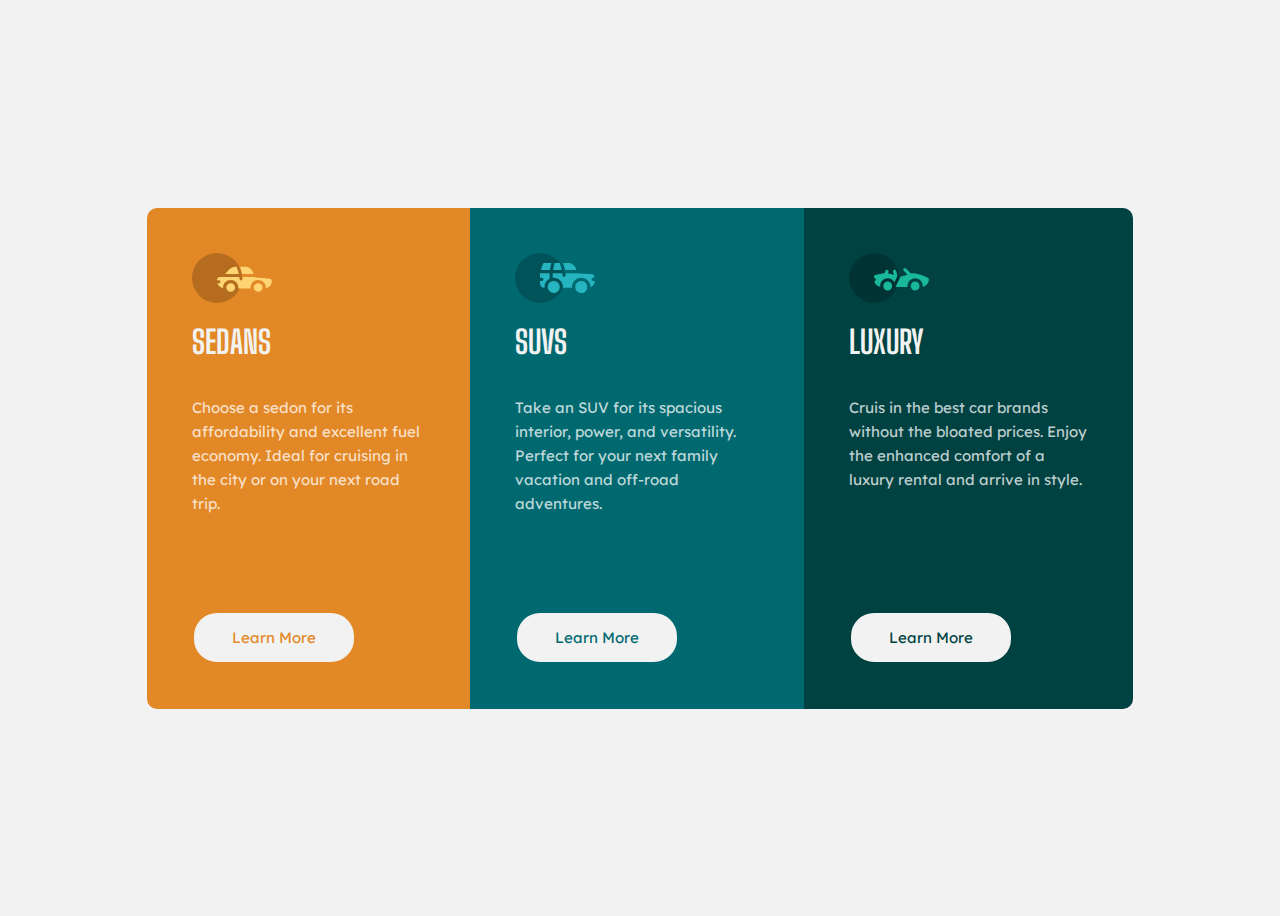
<file: index.html>
<!DOCTYPE html>
<html lang="en">
<head>
  <meta charset="UTF-8">
  <meta name="viewport" content="width=device-width, initial-scale=1.0"> <!-- displays site properly based on user's device -->

  <link rel="icon" type="image/png" sizes="32x32" href="./images/favicon-32x32.png">
  <link rel='stylesheet' type='text/css' media='screen' href="style.css" rel="css-t">
  <link rel="preconnect" href="https://fonts.googleapis.com">
  <link rel="preconnect" href="https://fonts.gstatic.com" crossorigin>
  <link href="https://fonts.googleapis.com/css2?family=Big+Shoulders+Display:wght@700&family=Lexend+Deca&display=swap" rel="stylesheet"> 
  <title>Frontend Mentor | 3-column preview card component</title>

</head>
<body>
  <main>
    <div class="container">
            <div class="plan-1">
                <img src="images/icon-sedans.svg" alt="">
                <h1>Sedans</h1>
                <p>Choose a sedon for its affordability and excellent fuel economy. Ideal for cruising in the city or on your next road trip.</p>
                <a href="#">Learn More</a>
            </div>
            <div class="plan-2">
                <img src="images/icon-suvs.svg" alt="">
                <h1>Suvs</h1>
                <p>Take an SUV for its spacious interior, power, and versatility. Perfect for your next family vacation and off-road adventures.</p>
                <a href="#">Learn More</a>
            </div>
            <div class="plan-3">
                <img src="images/icon-luxury.svg" alt="">              
                <h1>Luxury</h1>
                <p>Cruis in the best car brands without the bloated prices. Enjoy the enhanced comfort of a luxury rental and arrive in style.</p>
                <a href="#">Learn More</a>
            </div>
    </div>
</main>
</body>
</html>
</file>
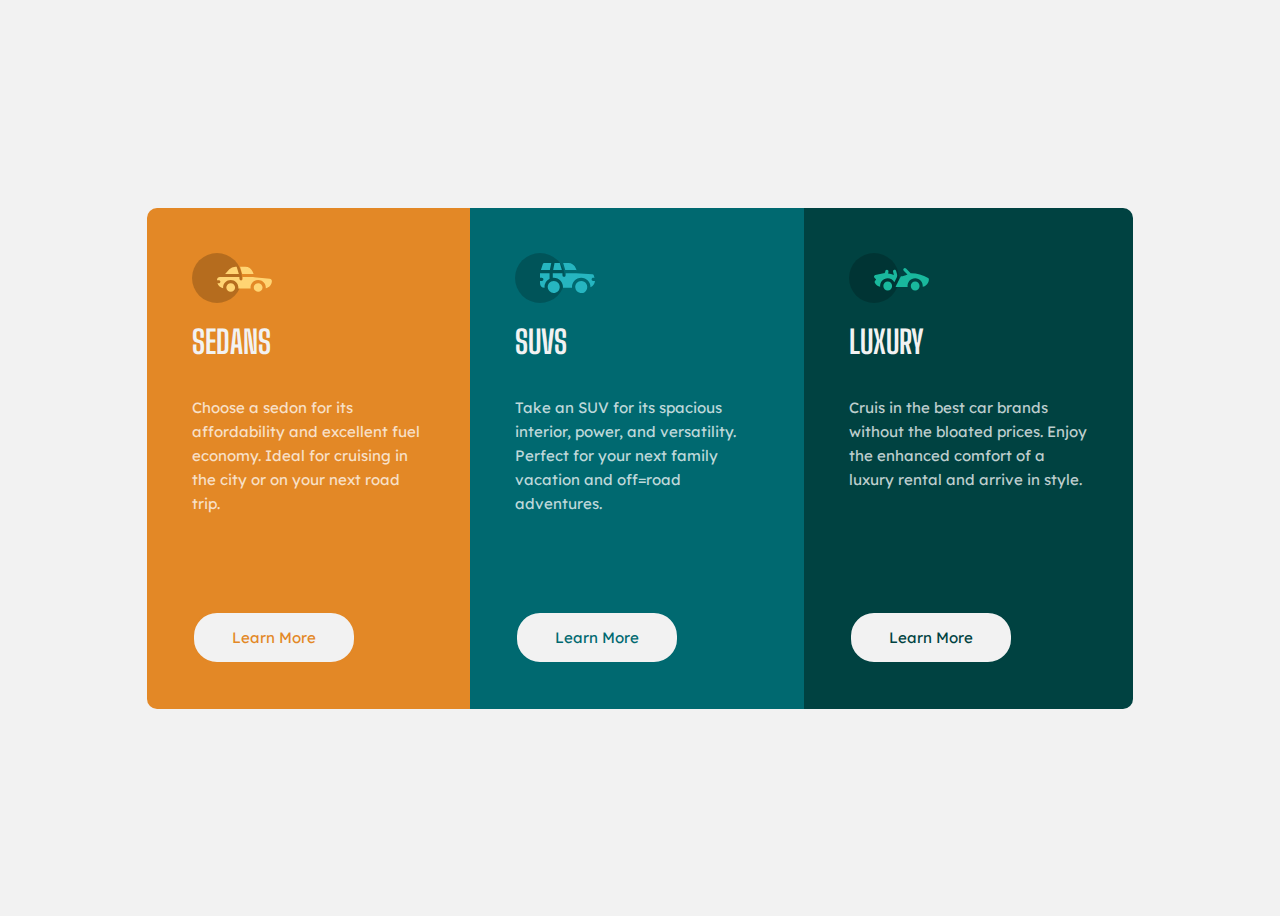
<file: html.html>
<!DOCTYPE html>
<html>
<head>
	<meta charset="utf-8">
	<meta name="viewport" content="width=device-width, initial-scale=1">
    <link rel='stylesheet' type='text/css' media='screen' href="style.css" rel="css-t">
    <link rel="preconnect" href="https://fonts.googleapis.com">
    <link rel="preconnect" href="https://fonts.gstatic.com" crossorigin>
    <link href="https://fonts.googleapis.com/css2?family=Big+Shoulders+Display:wght@700&family=Lexend+Deca&display=swap" rel="stylesheet"> 
	<title></title>
</head>
<body>
    <main>
        <div class="container">
                <div class="plan-1">
                    <img src="images/icon-sedans.svg">
                    <h1>Sedans</h1>
                    <p>Choose a sedon for its affordability and excellent fuel economy. Ideal for cruising in the city or on your next road trip.</p>
                    <a>Learn More</a>
                </div>
                <div class="plan-2">
                    <img src="images/icon-suvs.svg">
                    <h1>Suvs</h1>
                    <p>Take an SUV for its spacious interior, power, and versatility. Perfect for your next family vacation and off=road adventures.</p>
                    <a>Learn More</a>
                </div>
                <div class="plan-3">
                    <img src="images/icon-luxury.svg">              
                    <h1>Luxury</h1>
                    <p>Cruis in the best car brands without the bloated prices. Enjoy the enhanced comfort of a luxury rental and arrive in style.</p>
                    <a>Learn More</a>
                </div>
        </div>
    </main>

</body>
</html>
</file>
<file: style.css>
:root{
    --Bright-orange: hsl(31, 77%, 52%);
    --Dark-cyan: hsl(184, 100%, 22%);
    --Very-dark-cyan: hsl(179, 100%, 13%);
    --Transparent-white: hsla(0, 0%, 100%, 0.75);
    --Very-light-gray: hsl(0, 0%, 95%);
    --font-1: "Big Shoulders Display";
    --font-2: "Lexend Deca", sans-serif;
}


body{
    display: flex;
    justify-content: center;
    align-items: center;
    min-height: 100vh;
    background-color: var(--Very-light-gray);
}

.container{
        display: flex;
        flex-direction: column;
        max-width: 375px;
    }

.plan-1{
        background-color: var(--Bright-orange);
        padding: 70px;
        display: flex;
        flex-direction: column;
        border-radius: 10px 10px 0px 0px;
    }

.plan-2{
        background-color: var(--Dark-cyan);
        padding: 70px;
        display: flex;
        flex-direction: column;
    }

.plan-3{
        background-color: var(--Very-dark-cyan);
        padding: 70px;
        display: flex;
        flex-direction: column;
        border-radius: 0px 0px 10px 10px;
    }

img{
        width: 80px;
}

h1{
        color: var(--Very-light-gray);
        font-family: var(--font-1);
        text-transform: uppercase;
        margin-top: 20px;
        margin-bottom: 20px;
}
    
p{
        color: var(--Transparent-white);
        font-family: var(--font-2);
        line-height: 1.5rem;
        font-size: 15px;
}

a{
        background-color: var(--Very-light-gray);
        font-family: var(--font-2);
        font-size: 15px;
        text-align: center;
        padding: 15px 30px 15px 30px;
        border: solid 2px;
        border-radius: 25px;
        margin-top: 20px;
        width: 100px;
        text-decoration: none;
}

.plan-1 a{
        color: var(--Bright-orange);
}

.plan-2 a{
        color: var(--Dark-cyan);
}

.plan-3 a {
        color: var(--Very-dark-cyan);
}

a:hover{
    font-weight: 400;
    border: solid var(--Transparent-white) 2px;
    color: var(--Transparent-white);
}
.plan-1 a:hover{
    background-color: var(--Bright-orange);
}

.plan-2 a:hover{
    background-color: var(--Dark-cyan);
}

.plan-3 a:hover{
    background-color: var(--Very-dark-cyan);
}

@media screen and (min-width: 900px){
    main{
        display: flex;
        align-items: center;
    }
    .container{
        margin: auto;
        flex-direction: row;
        max-width: 1440px;
        max-width: 78%;
    }
.plan-1, .plan-2, .plan-3{
    padding: 45px;
}

.plan-1{
    border-radius: 10px 0px 0px 10px;
}

.plan-3{
    border-radius: 0px 10px 10px 0px;
}
    p{
        height: 180px;
    }
}

footer{
    text-align: center;
}

footer a{
    border: none;
    background-color: none;
}
</file>
